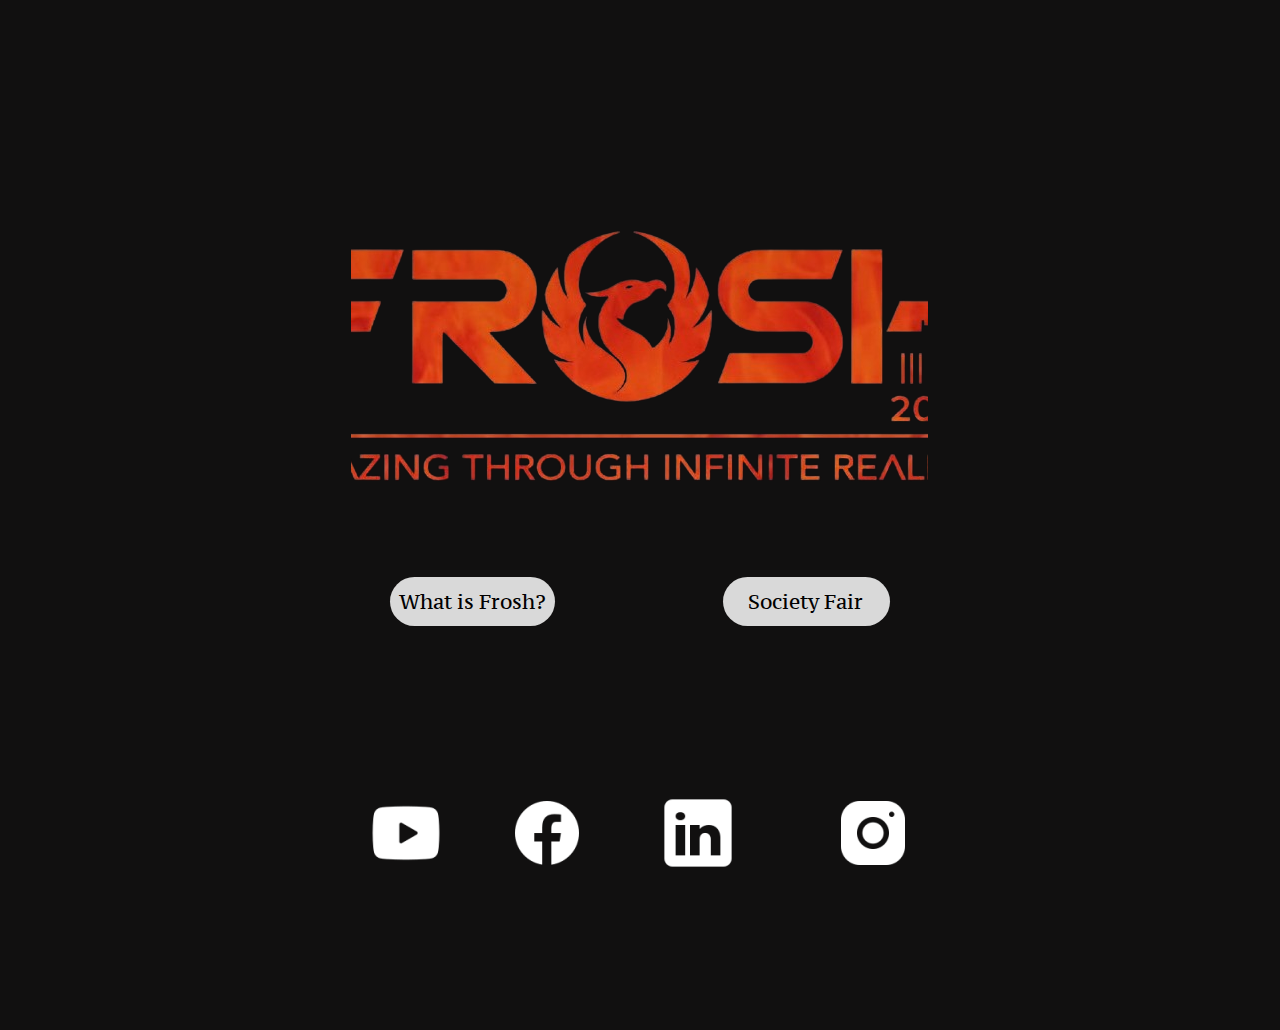
<file: index.html>
<!DOCTYPE html>
<html>
  <head>
    <meta charset="utf-8" />
    <meta name="viewport" content="initial-scale=1, width=device-width" />

    <link rel="stylesheet" href="global1.css" />
    <link rel="stylesheet" href="style1.css" />
    <link
      rel="stylesheet"
      href="https://fonts.googleapis.com/css2?family=PT Serif Caption:wght@400&display=swap"
    />
  </head>
  <body>
    <div class="desktop-1">
      <div class="image-removebg-preview-1-parent">
        <img
          class="image-removebg-preview-1-icon"
          loading="lazy"
          alt=""
          src="images/froshlogo.png"
        />

        <div class="frame-wrapper">
          <div class="frame-parent">
            <div class="rectangle-parent">
              <a href="index5.html" target="_blank">
                <div class="frame-child"></div>
                <div class="what-is-frosh">What is Frosh?</div>
              </a>
            </div>
            <button class="rectangle-group">
              <a href="index2.html" target="_blank">
              <div class="frame-item"></div>
              <div class="society-fair">Society Fair</div>
              </a>
            </button>
          </div>
        </div>
      </div>
      <footer class="social-media-bar">
        <div class="youtube-parent">
          <a href="https://www.youtube.com/@FroshTIET" target="_blank">
            <img class="youtube-icon" alt="" src="images/yt.png" />
          </a>

          <div class="video-icons">
            <a href="https://www.facebook.com/froshtiet" target="_blank">
              <img
                class="facebook-icon"
                loading="lazy"
                alt=""
                src="images/fb.png"
              />
            </a>
          </div>
          <div class="video-icons1">
            <a href="https://www.linkedin.com/company/frosh-tiet/" target="_blank">
              <img
                class="linkedin-icon"
                loading="lazy"
                alt=""
                src="images/linkd.png"
              />
            </a>
          </div>
          <a href="https://www.instagram.com/froshtiet/" target="_blank">
            <img
              class="instagram-icon"
              loading="lazy"
              alt=""
              src="images/insta.png"
            />
          </a>
        </div>
      </footer>
    </div>
  </body>
</html>
</file>
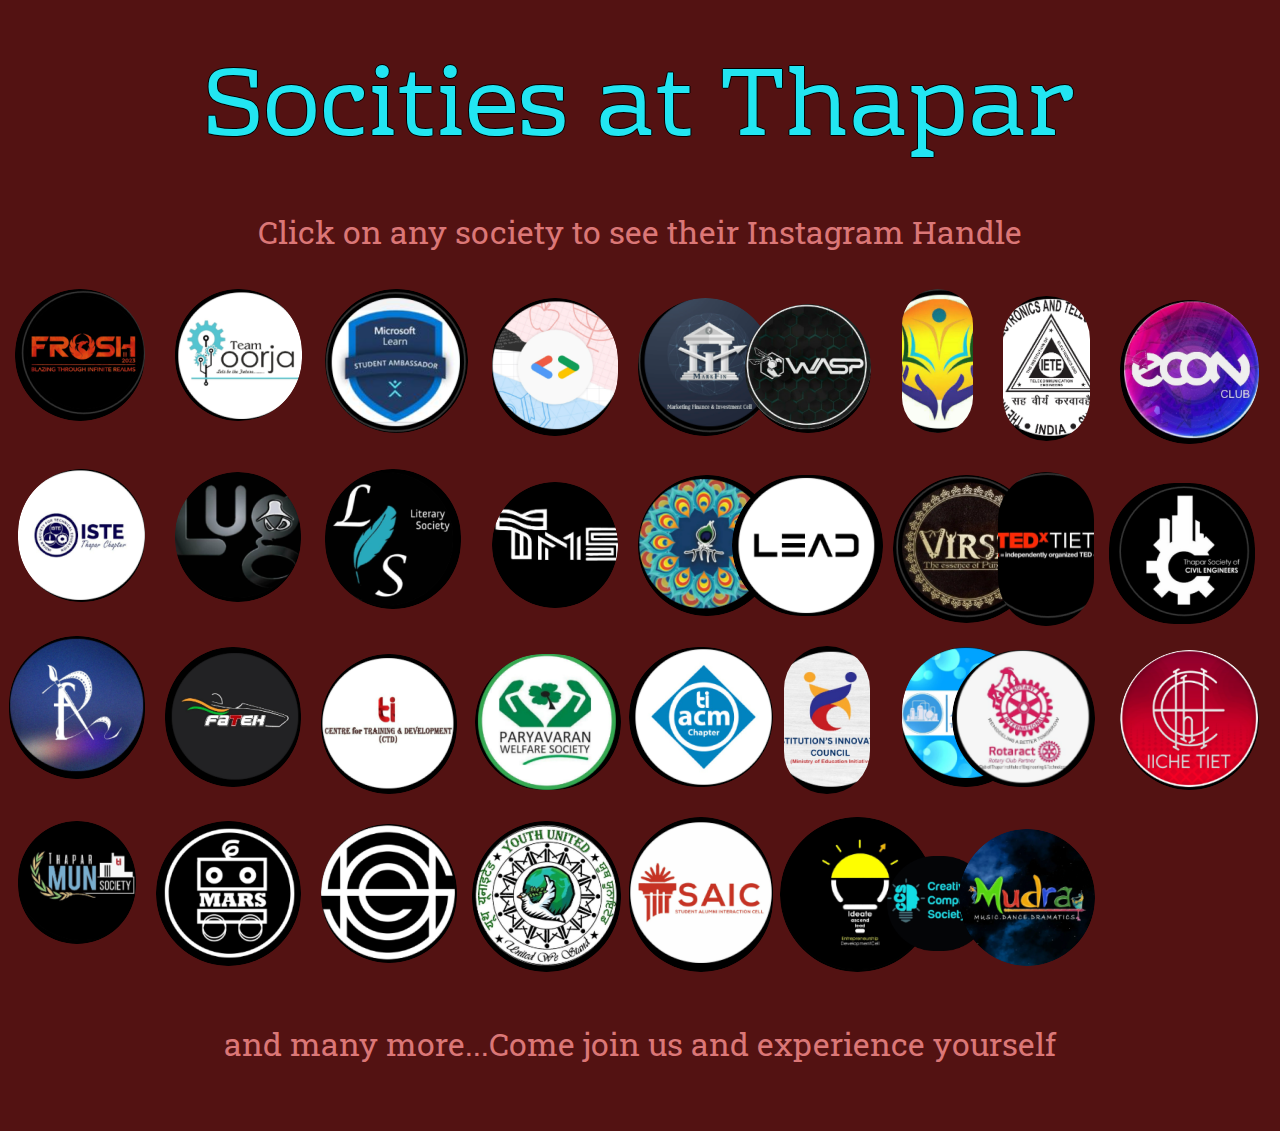
<file: index3.html>
<!DOCTYPE html>
<html>
  <head>
    <meta charset="utf-8" />
    <meta name="viewport" content="initial-scale=1, width=device-width" />

    <link rel="stylesheet" href="global3.css" />
    <link rel="stylesheet" href="style3.css" />
    <link
      rel="stylesheet"
      href="https://fonts.googleapis.com/css2?family=PT Serif Caption:wght@400&display=swap"
    />
    <link
      rel="stylesheet"
      href="https://fonts.googleapis.com/css2?family=Rhodium Libre:wght@400&display=swap"
    />
    <link
      rel="stylesheet"
      href="https://fonts.googleapis.com/css2?family=Roboto:ital,wght@1,500&display=swap"
    />
    <link
      rel="stylesheet"
      href="https://fonts.googleapis.com/css2?family=Roboto Slab:wght@400&display=swap"
    />
  </head>
  <body>
    <div class="desktop-3">
      <div class="header">
        <h1 class="society-fair2">Socities at Thapar</h1>        
      </div>
      <main class="body">
        <div class="footer">
          <div class="and-many-morecome">
            Click on any society to see their Instagram Handle
          </div>
        </div>
        <section class="gallery1">
          <div class="row-one">
            <div class="column-one">
              <div class="image-one">
                <a href = "https://www.instagram.com/froshtiet/" target="_blank">

                  <img
                  class="image-49-icon"
                  loading="lazy"
                  alt=""
                  src="images/frosh.png"
                  />
                </a>
              </div>
              <div class="column-two">
                <a href = "https://www.instagram.com/iste_tiet/" target="_blank">
                  <img
                  class="image-28-icon"
                  loading="lazy"
                  alt=""
                  src="images/iste.png"
                  />
                </a>
                <a href = "https://www.instagram.com/faps_tiet/" target="_blank">
                  <img
                  class="image-36-icon"
                  alt=""
                  src="images/faps.png"
                  />
                </a>
              </div>
              <div class="column-three">
                <a href = "https://www.instagram.com/thaparmunsociety/" target="_blank">
                  <img
                  class="image-43-icon"
                  alt=""
                  src="images/mun.png"
                  />
                </a>
              </div>
            </div>
            <div class="row-two">
              <a href = "https://www.instagram.com/team_oorja/" target="_blank">
                <img
                class="image-27-icon"
                loading="lazy"
                alt=""
                src="images/oorja.png"
                />
              </a>  
              <div class="column-four">
                <div class="row-three">
                  <a href = "https://www.instagram.com/lugtiet/" target="_blank">
                    <img
                    class="image-19-icon"
                    loading="lazy"
                    alt=""
                    src="images/lug.png"
                    />
                  </a>  
                  <div class="column-five">
                    <a href = "https://www.instagram.com/fateh_fsae/" target="_blank">
                      <img
                      class="image-42-icon"
                      alt=""
                      src="images/fateh.png"
                      />
                    </a>  
                    <a href = "https://www.instagram.com/mars_tiet/" target="_blank">
                      <img
                      class="image-39-icon"
                      loading="lazy"
                      alt=""
                      src="images/mars.png"
                      />
                    </a>
                  </div>
                </div>
              </div>
            </div>
          </div>
          <div class="content-row-parent">
            <div class="content-row">
              <div class="column-six">
                <div class="row-four">
                  <a href = "https://www.instagram.com/mlsc_tiet/" target="_blank">
                    <img
                    class="image-12-icon"
                    loading="lazy"
                    alt=""
                    src="images/mlsc.png"
                    />
                  </a>
                  <a href = "https://www.instagram.com/litsoc.thapar/" target="_blank">
                    <img
                    class="image-20-icon"
                    loading="lazy"
                    alt=""
                    src="images/litsoc.png"
                    />
                  </a>
                </div>
              </div>
              <div class="visual">
                <a href = "https://www.instagram.com/ticc.official/" target="_blank">
                  <img
                  class="image-24-icon"
                  alt=""
                  src="images/ticc.png"
                  />
                </a>
                <a href = "https://www.instagram.com/oriontiet/" target="_blank">
                  <img
                  class="image-40-icon"
                  alt=""
                  src="images/orion.png"
                  />
                </a>
              </div>
            </div>
            <div class="highlight-row">
              <div class="block-one">
                <div class="mini-visual">
                  <a href = "https://www.instagram.com/dsc.tiet/" target="_blank">
                    <img
                    class="image-13-icon"
                    loading="lazy"
                    alt=""
                    src="images/gdsc.png"
                    />
                  </a>
                </div>
                <div class="mini-visual1">
                  <a href = "https://www.instagram.com/tms_tiet/" target="_blank">
                    <img
                    class="image-21-icon"
                    loading="lazy"
                    alt=""
                    src="images/tms.png"
                    />
                  </a>
                </div>
                <div class="block-two">
                  <a href = "https://www.instagram.com/paryavaranws/" target="_blank">
                    <img
                    class="image-47-icon"
                    loading="lazy"
                    alt=""
                    src="images/paryavaran.png"
                    />
                  </a>
                  <a href = "https://www.instagram.com/yu.tiet/" target="_blank">
                    <img
                    class="image-48-icon"
                    loading="lazy"
                    alt=""
                    src="images/youth.png"
                    />
                  </a>
                </div>
              </div>
            </div>
            <div class="story-row">
              <div class="narrative">
                <div class="column-seven">
                  <a href = "https://www.instagram.com/markfin.tiet/" target="_blank">
                    <img
                    class="image-14-icon"
                    loading="lazy"
                    alt=""
                    src="images/markfin.png"
                    />
                  </a>
                </div>
                <div class="block-three">
                  <div class="block-four">
                    <a href = "https://www.instagram.com/thaparnautankiteam/" target="_blank">
                      <img
                      class="image-22-icon"
                      loading="lazy"
                      alt=""
                      src="images/tnt.png"
                      />
                    </a>
                  </div>
                  <a href = "https://www.instagram.com/acmthapar/" target="_blank">
                    <img
                    class="image-37-icon"
                    loading="lazy"
                    alt=""
                    src="images/acm.png"
                    />
                  </a>
                  <a href = "https://www.instagram.com/saic_tiet/" target="_blank">
                    <img
                    class="image-46-icon"
                    loading="lazy"
                    alt=""
                    src="images/saic.png"
                    />
                  </a>
                </div>
              </div>
            </div>
            <div class="join-row">
              <div class="join-us">
                <div class="column-eight">
                  <a href = "https://www.instagram.com/owasp_tiet/" target="_blank">
                    <img
                    class="image-11-icon"
                    loading="lazy"
                    alt=""
                    src="images/owasp.png"
                    />
                  </a>
                </div>
                <div class="details">
                  <a href = "https://www.instagram.com/lead_tiet/" target="_blank">
                    <img
                    class="image-23-icon"
                    loading="lazy"
                    alt=""
                    src="images/lead.png"
                    />
                  </a>

                  <div class="column-nine">
                    <div class="row-five">
                      <a href = "https://www.instagram.com/iic.tiet_/" target="_blank">
                        <img
                        class="image-35-icon"
                        loading="lazy"
                        alt=""
                        src="images/innovation.png"
                        />
                      </a>
                    </div>
                    <a href = "https://www.instagram.com/edc_tiet/" target="_blank">
                      <img
                      class="image-34-icon"
                      loading="lazy"
                      alt=""
                      src="images/edc.png"
                      />
                    </a>
                  </div>
                </div>
              </div>
            </div>
            <div class="explore-row">
              <div class="explore">
                <a href = "https://www.instagram.com/pratigyaabhiyan/" target="_blank">
                  <img
                  class="image-16-icon"
                  loading="lazy"
                  alt=""
                  src="images/pratigya.png"
                  />
                </a>
              </div>
              <div class="more">
                <div class="column-ten">
                  <a href = "https://www.instagram.com/virsa.thapar/" target="_blank">
                    <img
                    class="image-45-icon"
                    loading="lazy"
                    alt=""
                    src="images/virsa.png"
                    />
                  </a>
                  <div class="row-six">
                    <a href = "https://www.instagram.com/aichetiet/" target="_blank">
                      <img
                      class="image-44-icon"
                      alt=""
                      src="images/aiche.png"
                      />
                    </a>
                  </div>
                </div>
              </div>
              <a href = "https://www.instagram.com/ccs_tiet/" target="_blank">
                <img
                class="image-32-icon"
                loading="lazy"
                alt=""
                src="images/ccs.png"
                />
              </a>
            </div>
            <div class="join-row-two">
              <div class="join-community">
                <div class="column-eleven">
                  <a href = "https://www.instagram.com/iete_thapar/" target="_blank">
                    <img
                    class="image-18-icon"
                    loading="lazy"
                    alt=""
                    src="images/iete.png"
                    />
                  </a>
                </div>
                <div class="block-five">
                  <div class="row-seven">
                    <a href = "https://www.instagram.com/tedxtiet/" target="_blank">
                      <img
                      class="image-25-icon"
                      loading="lazy"
                      alt=""
                      src="images/tedx.png"
                      />
                    </a>
                  </div>
                  <a href = "https://www.instagram.com/rotaractclubtiet/" target="_blank">
                    <img
                    class="image-50-icon"
                    loading="lazy"
                    alt=""
                    src="images/rotract.png"
                    />
                  </a>
                </div>
                <a href = "https://www.instagram.com/mudrasociety/" target="_blank">
                  <img
                  class="image-31-icon"
                  alt=""
                  src="images/mudra.png"
                  />
                </a>
              </div>
            </div>
            <div class="extras-row">
              <div class="block-six">
                <a href = "https://www.instagram.com/econ_tiet/" target="_blank">
                  <img
                  class="image-17-icon"
                  loading="lazy"
                  alt=""
                  src="images/econ.png"
                  />
                </a>

                <div class="column-twelve">
                  <div class="row-eight">
                    <a href = "https://www.instagram.com/tsce_tiet/" target="_blank">
                      <img
                      class="image-26-icon"
                      loading="lazy"
                      alt=""
                      src="images/civil.png"
                      />
                    </a>
                  </div>
                  <a href = "https://www.instagram.com/iiche.tiet/" target="_blank">
                    <img
                    class="image-30-icon"
                    alt=""
                    src="images/iiche.png"
                    />
                  </a>
                </div>
              </div>
            </div>
          </div>
        </section>
        <div class="footer">
          <div class="and-many-morecome">
            and many more...Come join us and experience yourself
          </div>
        </div>
      </main>
    </div>
  </body>
</html>
</file>
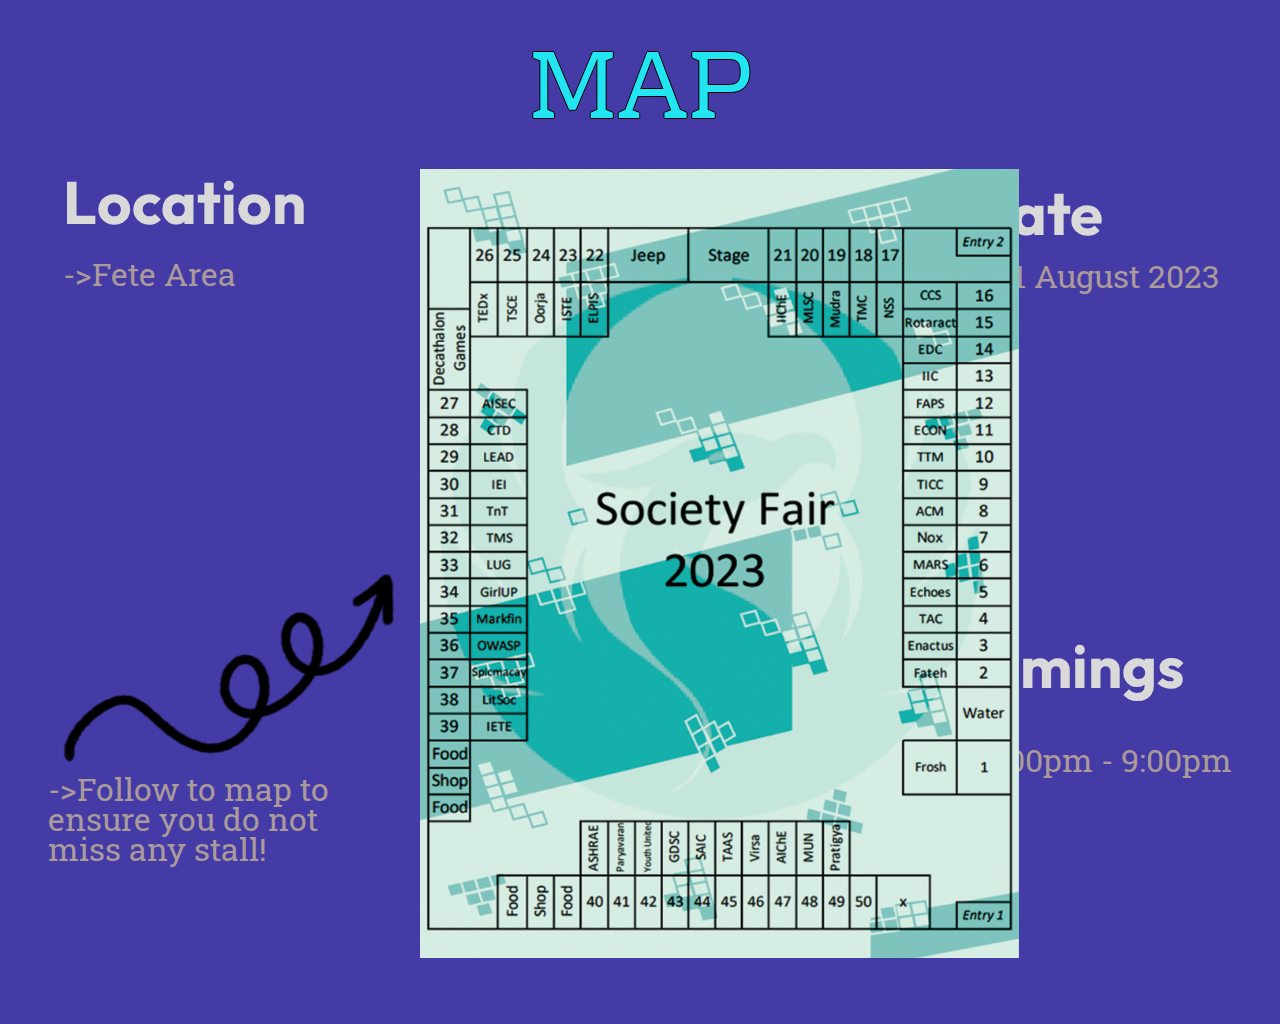
<file: index4.html>
<!DOCTYPE html>
<html>
  <head>
    <meta charset="utf-8" />
    <meta name="viewport" content="initial-scale=1, width=device-width" />

    <link rel="stylesheet" href="global4.css" />
    <link rel="stylesheet" href="style4.css" />
    <link
      rel="stylesheet"
      href="https://fonts.googleapis.com/css2?family=PT Serif Caption:wght@400&display=swap"
    />
    <link
      rel="stylesheet"
      href="https://fonts.googleapis.com/css2?family=Rhodium Libre:wght@400&display=swap"
    />
    <link
      rel="stylesheet"
      href="https://fonts.googleapis.com/css2?family=Roboto:ital,wght@1,500&display=swap"
    />
    <link
      rel="stylesheet"
      href="https://fonts.googleapis.com/css2?family=Roboto Slab:wght@400&display=swap"
    />
    <link
      rel="stylesheet"
      href="https://fonts.googleapis.com/css2?family=Outfit:wght@700&display=swap"
    />
  </head>
  <body>
    <div class="desktop-4">
      <div class="main-content">
        <h1 class="map1">MAP</h1>
      </div>
      <section class="event-details1">
        <div class="event-information">
          <div class="event-schedule">
            <div class="location-details">
              <h2 class="location">Location</h2>
              <div class="fete-area">-&gt;Fete Area</div>
            </div>
            <div class="event-dates">
              <div class="specific-dates">
                <div class="event-date-display-wrapper">
                  <div class="event-date-display">
                    <h2 class="date">Date</h2>
                    <div class="august-2023">-&gt;21 August 2023</div>
                  </div>
                </div>
                <div class="event-time">
                  <div class="timings-wrapper">
                    <h2 class="timings">Timings</h2>
                  </div>
                  <div class="pm-900pm">-&gt;5:00pm - 9:00pm</div>
                </div>
              </div>
            </div>
          </div>
        </div>
        <div class="follow-to-map">
          -&gt;Follow to map to ensure you do not miss any stall!
        </div>
      </section>
      <section class="gallery2">
        <img
          class="image-10-icon"
          loading="lazy"
          alt=""
          src="images/map.png"
        />

        <img class="image-62-icon" alt="" src="images/arrow.png" />
      </section>
    </div>
  </body>
</html>
</file>
<file: global1.css>
body {
    margin: 0;
    line-height: normal;
  }
  
  :root {
    /* fonts */
    --font-pt-serif-caption: "PT Serif Caption";
  
    /* font sizes */
    --font-size-xl: 20px;
  
    /* Colors */
    --color-gainsboro: #d9d9d9;
    --color-black: #000;
  
    /* Gaps */
    --gap-xl: 20px;
  
    /* Paddings */
    --padding-xl: 20px;
    --padding-3xs: 10px;
    --padding-2xs: 11px;
  
    /* Border radiuses */
    --br-11xl: 30px;
  }
</file>
<file: style1.css>
a {
  text-decoration: none;
  color: black;
}
.image-removebg-preview-1-icon {
  align-self: stretch;
  height: 321px;
  position: relative;
  max-width: 100%;
  overflow: hidden;
  flex-shrink: 0;
  object-fit: cover;
}
.frame-child {
  height: 49px;
  width: 167px;
  position: relative;
  border-radius: var(--br-11xl);
  background-color: var(--color-gainsboro);
  display: none;
}
.what-is-frosh {
  position: relative;
  line-height: 28px;
  z-index: 1;
}
.frame-item,
.rectangle-parent {
  border-radius: var(--br-11xl);
  background-color: var(--color-gainsboro);
}
.rectangle-parent {
  display: flex;
  flex-direction: row;
  align-items: flex-start;
  justify-content: flex-start;
  padding: var(--padding-2xs) 9px var(--padding-3xs);
  white-space: nowrap;
}
.frame-item {
  height: 49px;
  width: 167px;
  position: relative;
  display: none;
}
.society-fair {
  position: relative;
  font-size: var(--font-size-xl);
  line-height: 28px;
  font-family: var(--font-pt-serif-caption);
  color: var(--color-black);
  text-align: left;
  display: inline-block;
  min-width: 118px;
  z-index: 1;
}
.frame-parent,
.frame-wrapper,
.rectangle-group {
  display: flex;
  flex-direction: row;
  align-items: flex-start;
}
.rectangle-group {
  cursor: pointer;
  border: 0;
  padding: var(--padding-2xs) 24px var(--padding-3xs) 25px;
  background-color: var(--color-gainsboro);
  border-radius: var(--br-11xl);
  justify-content: flex-start;
  white-space: nowrap;
}
.rectangle-group:hover {
  background-color: #bfbfbf;
}
.frame-parent,
.frame-wrapper {
  max-width: 100%;
}
.frame-parent {
  width: 500px;
  justify-content: space-between;
  gap: var(--gap-xl);
}
.frame-wrapper {
  width: 690px;
  justify-content: center;
  padding: 0 var(--padding-xl);
  box-sizing: border-box;
}
.image-removebg-preview-1-parent {
  align-self: stretch;
  display: flex;
  flex-direction: column;
  align-items: flex-end;
  justify-content: flex-start;
  gap: 65px;
  max-width: 100%;
}
.facebook-icon,
.youtube-icon {
  position: relative;
  object-fit: cover;
}
.youtube-icon {
  height: 90px;
  width: 80px;
  min-height: 90px;
}
.facebook-icon {
  align-self: stretch;
  flex: 1;
  max-width: 100%;
  overflow: hidden;
  max-height: 100%;
}
.video-icons {
  height: 90px;
  width: 90px;
  display: flex;
  flex-direction: column;
  align-items: flex-start;
  justify-content: flex-start;
  padding: 0 var(--padding-3xs) 0 0;
  box-sizing: border-box;
}
.linkedin-icon {
  align-self: stretch;
  flex: 1;
  position: relative;
  max-width: 100%;
  overflow: hidden;
  max-height: 100%;
  object-fit: cover;
}
.video-icons1 {
  height: 90px;
  width: 114px;
  display: flex;
  flex-direction: column;
  align-items: flex-start;
  justify-content: flex-start;
  padding: 0 34px 0 0;
  box-sizing: border-box;
}
.instagram-icon {
  height: 90px;
  width: 80px;
  position: relative;
  object-fit: cover;
  min-height: 90px;
}
.youtube-parent {
  flex: 1;
  display: flex;
  flex-direction: row;
  align-items: flex-start;
  justify-content: space-between;
  max-width: 100%;
  gap: var(--gap-xl);
}
.desktop-1,
.social-media-bar {
  display: flex;
  box-sizing: border-box;
}
.social-media-bar {
  width: 718px;
  flex-direction: row;
  align-items: flex-start;
  justify-content: flex-end;
  padding: 0 15px;
  max-width: 100%;
}
.desktop-1 {
  width: 100%;
  position: relative;
  background-color: #111010;
  overflow: hidden;
  flex-direction: column;
  align-items: flex-end;
  justify-content: flex-start;
  padding: 191px 352px 146px 351px;
  gap: 162px;
  line-height: normal;
  letter-spacing: normal;
  text-align: left;
  font-size: var(--font-size-xl);
  color: var(--color-black);
  font-family: var(--font-pt-serif-caption);
}
@media screen and (max-width: 800px) {
  .image-removebg-preview-1-parent {
    gap: 32px;
  }
  .youtube-parent {
    flex-wrap: wrap;
    justify-content: center;
  }
  .desktop-1 {
    gap: 81px;
    padding-left: 175px;
    padding-right: 176px;
    box-sizing: border-box;
  }
}
@media screen and (max-width: 450px) {
  .frame-parent {
    flex-wrap: wrap;
  }
  .image-removebg-preview-1-parent {
    gap: 16px;
  }
  .desktop-1 {
    gap: 40px;
    padding-left: var(--padding-xl);
    padding-right: var(--padding-xl);
    box-sizing: border-box;
  }
}
</file>
<file: global3.css>
body {
    margin: 0;
    line-height: normal;
  }
  
  :root {
    /* fonts */
    --font-pt-serif-caption: "PT Serif Caption";
    --font-roboto-slab: "Roboto Slab";
    --font-roboto: Roboto;
    --font-rhodium-libre: "Rhodium Libre";
  
    /* font sizes */
    --font-size-xl: 20px;
    --font-size-10xl: 29px;
    --font-size-5xl: 24px;
    --font-size-lgi: 19px;
    --font-size-77xl: 96px;
    --font-size-29xl: 48px;
  
    /* Colors */
    --color-gainsboro: #d9d9d9;
    --color-silver: #bfbfbf;
    --color-black: #000;
    --color-lightblue: #b2d6dd;
    --color-darkturquoise: #22e5f1;
  
    /* Gaps */
    --gap-xl: 20px;
    --gap-base: 16px;
    --gap-13xl: 32px;
    --gap-24xl: 43px;
    --gap-2xl: 21px;
    --gap-8xl: 27px;
    --gap-11xl: 30px;
    --gap-3xl: 22px;
    --gap-mini: 15px;
    --gap-14xl: 33px;
    --gap-17xl: 36px;
    --gap-6xl: 25px;
  
    /* Paddings */
    --padding-xl: 20px;
    --padding-mini: 15px;
    --padding-3xs: 10px;
    --padding-2xs: 11px;
    --padding-4xs: 9px;
    --padding-12xl: 31px;
    --padding-16xl: 35px;
    --padding-smi: 13px;
    --padding-mid: 17px;
    --padding-6xs: 7px;
    --padding-xs: 12px;
    --padding-9xs: 4px;
    --padding-12xs: 1px;
    --padding-7xs: 6px;
    --padding-10xs: 3px;
  
    /* Border radiuses */
    --br-11xl: 30px;
    --br-31xl: 50px;
    --br-221xl: 240px;
    --br-251xl: 270px;
    --br-201xl: 220px;
    --br-191xl: 210px;
    --br-181xl: 200px;
    --br-211xl: 230px;
    --br-271xl: 290px;
    --br-281xl: 300px;
  }
</file>
<file: style3.css>
a {
  text-decoration: none;
  color: black;
}
.society-fair2 {
    margin: 0;
    position: relative;
    font-size: inherit;
    line-height: 28px;
    font-weight: 400;
    font-family: inherit;
    text-shadow: 1px 0 0#000, 0 1px 0#000, -1px 0 0#000, 0-1px 0#000;
  }
  .header {
    align-self: stretch;
    display: flex;
    flex-direction: row;
    align-items: flex-start;
    justify-content: center;
    padding: 0 21px 0 var(--padding-xl);
  }
  .image-49-icon {
    height: 132px;
    width: 130px;
    position: relative;
    border-radius: 250px;
    object-fit: contain;
  }
  .image-one {
    display: flex;
    flex-direction: row;
    align-items: flex-start;
    justify-content: flex-start;
    padding: 0 0 var(--padding-7xs) var(--padding-7xs);
  }
  .image-28-icon {
    width: 127px;
    height: 133px;
    position: relative;
    border-radius: var(--br-221xl);
    object-fit: contain;
  }
  .image-36-icon {
    align-self: stretch;
    flex: 1;
    position: relative;
    border-radius: var(--br-191xl);
    max-width: 100%;
    overflow: hidden;
    max-height: 100%;
    object-fit: cover;
  }
  .column-two {
    align-self: stretch;
    flex: 1;
    display: flex;
    flex-direction: column;
    align-items: flex-end;
    justify-content: flex-start;
    gap: var(--gap-6xl);
  }
  .image-43-icon {
    height: 123px;
    width: 118px;
    position: relative;
    border-radius: 190px;
    object-fit: cover;
  }
  .column-three {
    display: flex;
    flex-direction: row;
    align-items: flex-start;
    justify-content: flex-end;
    padding: 0 var(--padding-4xs);
  }
  .column-one {
    height: 628px;
    width: 136px;
    display: flex;
    flex-direction: column;
    align-items: flex-end;
    justify-content: flex-start;
    gap: var(--gap-14xl);
  }
  .image-27-icon {
    width: 127px;
    height: 132px;
    position: relative;
    border-radius: var(--br-251xl);
    object-fit: contain;
  }
  .image-19-icon,
  .image-39-icon,
  .image-42-icon {
    width: 126px;
    height: 130px;
    position: relative;
    border-radius: var(--br-181xl);
    object-fit: contain;
  }
  .image-39-icon,
  .image-42-icon {
    width: 136px;
    height: 140px;
    border-radius: var(--br-221xl);
  }
  .image-39-icon {
    width: 145px;
    height: 145px;
    object-fit: cover;
  }
  .column-five,
  .row-three {
    display: flex;
    flex-direction: column;
    align-items: flex-end;
    justify-content: flex-start;
  }
  .column-five {
    align-self: stretch;
    gap: var(--gap-6xl);
  }
  .row-three {
    flex: 1;
    gap: var(--gap-17xl);
  }
  .column-four {
    align-self: stretch;
    display: flex;
    flex-direction: row;
    align-items: flex-start;
    justify-content: flex-end;
    padding: 0 var(--padding-12xs) 0 0;
  }
  .row-one,
  .row-two {
    display: flex;
    justify-content: flex-start;
  }
  .row-two {
    flex: 1;
    flex-direction: column;
    align-items: flex-end;
    gap: 42px;
  }
  .row-one {
    width: 293px;
    flex-direction: row;
    align-items: flex-start;
    gap: 11px;
  }
  .image-12-icon,
  .image-20-icon {
    width: 143px;
    height: 144px;
    position: relative;
    border-radius: var(--br-281xl);
    object-fit: cover;
  }
  .image-20-icon {
    width: 136px;
    height: 140px;
    border-radius: var(--br-251xl);
    object-fit: contain;
  }
  .column-six,
  .row-four {
    display: flex;
    align-items: flex-start;
    justify-content: flex-start;
  }
  .row-four {
    flex-direction: column;
    gap: var(--gap-8xl);
  }
  .column-six {
    flex-direction: row;
    padding: 0 0 0 var(--padding-9xs);
  }
  .image-24-icon,
  .image-40-icon {
    width: 136px;
    height: 140px;
    position: relative;
    border-radius: var(--br-211xl);
    object-fit: cover;
  }
  .image-40-icon {
    height: 139px;
    border-radius: var(--br-201xl);
  }
  .content-row,
  .visual {
    display: flex;
    flex-direction: column;
    align-items: flex-start;
    justify-content: flex-start;
    gap: var(--gap-2xl);
  }
  .content-row {
    gap: var(--gap-17xl);
  }
  .image-13-icon {
    height: 138px;
    flex: 1;
    position: relative;
    border-radius: var(--br-221xl);
    max-width: 100%;
    overflow: hidden;
    object-fit: cover;
  }
  .mini-visual {
    width: 132px;
    display: flex;
    flex-direction: row;
    align-items: flex-start;
    justify-content: flex-end;
    padding: 0 var(--padding-10xs);
    box-sizing: border-box;
  }
  .image-21-icon {
    height: 126px;
    width: 126px;
    position: relative;
    border-radius: var(--br-181xl);
    object-fit: cover;
  }
  .mini-visual1 {
    display: flex;
    flex-direction: row;
    align-items: flex-start;
    justify-content: flex-end;
    padding: 0 var(--padding-10xs);
  }
  .image-47-icon,
  .image-48-icon {
    width: 146px;
    height: 136px;
    position: relative;
    border-radius: 180px;
    object-fit: contain;
  }
  .image-48-icon {
    width: 149px;
    height: 151px;
    border-radius: 280px;
    object-fit: cover;
  }
  .block-two {
    align-items: flex-end;
    gap: var(--gap-3xl);
  }
  .block-one,
  .block-two,
  .highlight-row {
    display: flex;
    flex-direction: column;
    justify-content: flex-start;
  }
  .block-one {
    align-items: flex-end;
    gap: 37px;
  }
  .highlight-row {
    align-items: flex-start;
    padding: var(--padding-4xs) var(--padding-9xs) 0 0;
  }
  .image-14-icon {
    height: 138px;
    width: 135px;
    position: relative;
    border-radius: var(--br-281xl);
    object-fit: cover;
  }
  .column-seven {
    display: flex;
    flex-direction: row;
    align-items: flex-start;
    justify-content: flex-end;
    padding: 0 var(--padding-10xs) 0 var(--padding-4xs);
  }
  .image-22-icon {
    height: 141px;
    width: 138px;
    position: relative;
    border-radius: var(--br-201xl);
    object-fit: cover;
  }
  .block-four {
    align-self: stretch;
    display: flex;
    flex-direction: row;
    align-items: flex-start;
    justify-content: flex-start;
    padding: 0 0 0 var(--padding-4xs);
  }
  .image-37-icon,
  .image-46-icon {
    width: 144px;
    position: relative;
    object-fit: contain;
  }
  .image-37-icon {
    height: 140px;
    border-radius: 310px;
  }
  .image-46-icon {
    flex: 1;
    border-radius: var(--br-251xl);
    max-height: 100%;
  }
  .block-three {
    align-self: stretch;
    flex: 1;
    align-items: flex-start;
    gap: 21.5px;
  }
  .block-three,
  .narrative,
  .story-row {
    display: flex;
    flex-direction: column;
    justify-content: flex-start;
  }
  .narrative {
    align-self: stretch;
    flex: 1;
    align-items: flex-end;
    gap: var(--gap-11xl);
  }
  .story-row {
    height: 656px;
    width: 147px;
    align-items: flex-start;
    padding: var(--padding-4xs) 0 0;
    box-sizing: border-box;
  }
  .image-11-icon {
    height: 129px;
    width: 126px;
    position: relative;
    border-radius: 160px;
    object-fit: cover;
  }
  .column-eight {
    align-self: stretch;
    display: flex;
    flex-direction: row;
    align-items: flex-start;
    justify-content: flex-end;
    padding: 0 var(--padding-xs) 0 var(--padding-mid);
  }
  .image-23-icon {
    width: 151px;
    height: 141px;
    position: relative;
    border-radius: var(--br-211xl);
    object-fit: contain;
  }
  .image-35-icon {
    height: 148px;
    flex: 1;
    position: relative;
    border-radius: 410px;
    max-width: 100%;
    overflow: hidden;
    object-fit: cover;
  }
  .row-five {
    align-self: stretch;
    display: flex;
    flex-direction: row;
    align-items: flex-start;
    justify-content: flex-start;
    padding: 0 var(--padding-smi) 0 var(--padding-9xs);
  }
  .image-34-icon {
    width: 155px;
    height: 155px;
    position: relative;
    border-radius: var(--br-271xl);
    object-fit: cover;
  }
  .column-nine {
    align-self: stretch;
    display: flex;
    flex-direction: column;
    align-items: flex-start;
    justify-content: flex-start;
    gap: 14px;
  }
  .details {
    align-self: stretch;
    align-items: flex-end;
    gap: var(--gap-2xl);
  }
  .details,
  .join-row,
  .join-us {
    display: flex;
    flex-direction: column;
    justify-content: flex-start;
  }
  .join-us {
    align-self: stretch;
    align-items: flex-end;
    gap: var(--gap-14xl);
  }
  .join-row {
    flex: 1;
    align-items: flex-start;
    padding: var(--padding-mini) 0 0;
    box-sizing: border-box;
    min-width: 101px;
  }
  .image-16-icon {
    height: 144px;
    flex: 1;
    position: relative;
    border-radius: var(--br-281xl);
    max-width: 100%;
    overflow: hidden;
    object-fit: cover;
  }
  .explore {
    align-self: stretch;
    display: flex;
    flex-direction: row;
    align-items: flex-start;
    justify-content: flex-start;
    padding: 0 var(--padding-mid) 0 var(--padding-mini);
  }
  .image-44-icon,
  .image-45-icon {
    position: relative;
    object-fit: cover;
  }
  .image-45-icon {
    width: 147px;
    height: 148px;
    border-radius: var(--br-271xl);
  }
  .image-44-icon {
    height: 140px;
    flex: 1;
    border-radius: var(--br-211xl);
    max-width: 100%;
    overflow: hidden;
  }
  .row-six {
    align-self: stretch;
    flex-direction: row;
    padding: 0 var(--padding-3xs) 0 var(--padding-4xs);
  }
  .column-ten,
  .more,
  .row-six {
    display: flex;
    align-items: flex-start;
    justify-content: flex-start;
  }
  .column-ten {
    flex: 1;
    flex-direction: column;
    gap: var(--gap-mini);
  }
  .more {
    align-self: stretch;
    flex-direction: row;
    padding: 0 var(--padding-6xs) 0 var(--padding-7xs);
  }
  .image-32-icon {
    align-self: stretch;
    height: 149px;
    position: relative;
    border-radius: var(--br-211xl);
    max-width: 100%;
    overflow: hidden;
    flex-shrink: 0;
    object-fit: contain;
  }
  .explore-row {
    flex: 0.9756;
    display: flex;
    flex-direction: column;
    align-items: flex-start;
    justify-content: flex-start;
    padding: 0 var(--padding-9xs) 0 0;
    box-sizing: border-box;
    gap: var(--gap-14xl);
    min-width: 107px;
  }
  .image-18-icon {
    height: 145px;
    flex: 1;
    position: relative;
    border-radius: var(--br-181xl);
    max-width: 100%;
    overflow: hidden;
    object-fit: cover;
  }
  .column-eleven {
    align-self: stretch;
    display: flex;
    flex-direction: row;
    align-items: flex-start;
    justify-content: flex-end;
    padding: 0 5px;
  }
  .image-25-icon {
    height: 154px;
    flex: 1;
    position: relative;
    border-radius: 260px;
    max-width: 100%;
    overflow: hidden;
    object-fit: cover;
  }
  .row-seven {
    align-self: stretch;
    display: flex;
    flex-direction: row;
    align-items: flex-start;
    justify-content: flex-end;
    padding: 0 var(--padding-12xs) 0 0;
  }
  .image-50-icon {
    width: 143px;
    height: 137px;
    position: relative;
    border-radius: var(--br-191xl);
    object-fit: contain;
  }
  .block-five {
    align-self: stretch;
    display: flex;
    flex-direction: column;
    align-items: flex-end;
    justify-content: flex-start;
    padding: 0 0 var(--padding-2xs);
    gap: var(--gap-mini);
  }
  .image-31-icon {
    width: 136px;
    height: 137px;
    position: relative;
    border-radius: var(--br-201xl);
    object-fit: contain;
  }
  .join-community,
  .join-row-two {
    display: flex;
    flex-direction: column;
    justify-content: flex-start;
  }
  .join-community {
    align-self: stretch;
    align-items: flex-end;
    gap: var(--gap-3xl);
  }
  .join-row-two {
    flex: 0.9367;
    align-items: flex-start;
    padding: var(--padding-6xs) var(--padding-3xs) 0 0;
    box-sizing: border-box;
    min-width: 103px;
  }
  .image-17-icon {
    width: 139px;
    height: 144px;
    position: relative;
    border-radius: var(--br-251xl);
    object-fit: contain;
  }
  .image-26-icon {
    height: 141px;
    width: 146px;
    position: relative;
    border-radius: 66px;
    object-fit: cover;
  }
  .row-eight {
    align-self: stretch;
    display: flex;
    flex-direction: row;
    align-items: flex-start;
    justify-content: flex-end;
    padding: 0 var(--padding-9xs) 0 0;
  }
  .image-30-icon {
    width: 139px;
    height: 140px;
    position: relative;
    border-radius: 170px;
    object-fit: contain;
  }
  .column-twelve {
    align-self: stretch;
    display: flex;
    flex-direction: column;
    align-items: flex-end;
    justify-content: flex-start;
    gap: 17px;
  }
  .image-33-icon {
    align-self: stretch;
    height: 143px;
    position: relative;
    border-radius: var(--br-221xl);
    max-width: 100%;
    overflow: hidden;
    flex-shrink: 0;
    object-fit: cover;
  }
  .block-six,
  .extras-row {
    display: flex;
    flex-direction: column;
    justify-content: flex-start;
  }
  .block-six {
    align-self: stretch;
    align-items: flex-end;
    gap: var(--gap-11xl);
  }
  .extras-row {
    width: 150px;
    align-items: flex-start;
    padding: var(--padding-2xs) 0 0;
    box-sizing: border-box;
  }
  .content-row-parent,
  .gallery1 {
    display: flex;
    flex-direction: row;
    align-items: flex-start;
  }
  .content-row-parent {
    flex: 1;
    justify-content: center;
    padding: 0 var(--padding-9xs) 0 0;
    box-sizing: border-box;
    gap: 4px;
    max-width: calc(100% - 312px);
  }
  .gallery1 {
    align-self: stretch;
    justify-content: flex-start;
    gap: 19px;
    max-width: 100%;
  }
  .and-many-morecome {
    position: relative;
    line-height: 28px;
  }
  .body,
  .desktop-3,
  .footer {
    display: flex;
    align-items: flex-start;
  }
  .footer {
    align-self: stretch;
    flex-direction: row;
    justify-content: center;
    padding: 0 var(--padding-xl) 0 27px;
  }
  .body,
  .desktop-3 {
    flex-direction: column;
    justify-content: flex-start;
    box-sizing: border-box;
    text-align: left;
  }
  .body {
    align-self: stretch;
    padding: 0 8px 0 0;
    gap: var(--gap-24xl);
    max-width: 100%;
    font-size: 32px;
    color: #db7777;
    font-family: var(--font-roboto-slab);
  }
  .desktop-3 {
    width: 100%;
    position: relative;
    background-color: #531212;
    overflow: hidden;
    padding: 98px var(--padding-4xs) 73px;
    gap: 92px;
    line-height: normal;
    letter-spacing: normal;
    font-size: var(--font-size-77xl);
    color: var(--color-darkturquoise);
    font-family: var(--font-rhodium-libre);
  }
  @media screen and (max-width: 900px) {
    .society-fair2 {
      font-size: var(--font-size-29xl);
      line-height: 16px;
    }
    .content-row-parent {
      flex-wrap: wrap;
    }
    .and-many-morecome {
      font-size: 26px;
      line-height: 22px;
    }
    .body {
      gap: var(--gap-2xl);
    }
    .desktop-3 {
      gap: 46px;
    }
  }
  @media screen and (max-width: 450px) {
    .society-fair2 {
      font-size: var(--font-size-10xl);
      line-height: 11px;
    }
    .row-one {
      display: none;
    }
    .explore-row,
    .join-row-two {
      flex: 1;
    }
    .content-row-parent {
      max-width: 100%;
    }
    .and-many-morecome {
      font-size: var(--font-size-lgi);
      line-height: 16px;
    }
    .desktop-3 {
      gap: 23px;
    }
  }
</file>
<file: global4.css>
body {
    margin: 0;
    line-height: normal;
  }
  
  :root {
    /* fonts */
    --font-pt-serif-caption: "PT Serif Caption";
    --font-roboto-slab: "Roboto Slab";
    --font-roboto: Roboto;
    --font-rhodium-libre: "Rhodium Libre";
    --font-outfit: Outfit;
  
    /* font sizes */
    --font-size-xl: 20px;
    --font-size-17xl: 36px;
    --font-size-10xl: 29px;
    --font-size-5xl: 24px;
    --font-size-lgi: 19px;
    --font-size-77xl: 96px;
    --font-size-29xl: 48px;
    --font-size-13xl: 32px;
    --font-size-7xl: 26px;
    --font-size-41xl: 60px;
  
    /* Colors */
    --color-gainsboro: #d9d9d9;
    --color-silver: #bfbfbf;
    --color-black: #000;
    --color-lightblue: #b2d6dd;
    --color-darkturquoise: #22e5f1;
    --color-darkgray: #aa9a9a;
  
    /* Gaps */
    --gap-xl: 20px;
    --gap-base: 16px;
    --gap-13xl: 32px;
    --gap-24xl: 43px;
    --gap-2xl: 21px;
    --gap-8xl: 27px;
    --gap-4xl: 23px;
    --gap-11xl: 30px;
    --gap-3xl: 22px;
    --gap-mini: 15px;
    --gap-14xl: 33px;
    --gap-17xl: 36px;
    --gap-6xl: 25px;
  
    /* Paddings */
    --padding-xl: 20px;
    --padding-mini: 15px;
    --padding-3xs: 10px;
    --padding-2xs: 11px;
    --padding-5xl: 24px;
    --padding-4xs: 9px;
    --padding-12xl: 31px;
    --padding-16xl: 35px;
    --padding-smi: 13px;
    --padding-mid: 17px;
    --padding-6xs: 7px;
    --padding-xs: 12px;
    --padding-9xs: 4px;
    --padding-12xs: 1px;
    --padding-7xs: 6px;
    --padding-10xs: 3px;
  
    /* Border radiuses */
    --br-11xl: 30px;
    --br-31xl: 50px;
    --br-221xl: 240px;
    --br-251xl: 270px;
    --br-201xl: 220px;
    --br-191xl: 210px;
    --br-181xl: 200px;
    --br-211xl: 230px;
    --br-271xl: 290px;
    --br-281xl: 300px;
  }
</file>
<file: style4.css>
.map1 {
    margin: 0;
    position: relative;
    font-size: inherit;
    line-height: 28px;
    font-weight: 400;
    font-family: inherit;
    text-shadow: 1px 0 0#000, 0 1px 0#000, -1px 0 0#000, 0-1px 0#000;
  }
  .main-content {
    align-self: stretch;
    display: flex;
    flex-direction: row;
    align-items: flex-start;
    justify-content: center;
    padding: 0 var(--padding-12xs) 0 0;
  }
  .location {
    margin: 0;
    position: relative;
    font-size: inherit;
    line-height: 66px;
    font-weight: 700;
    font-family: inherit;
  }
  .fete-area {
    position: relative;
    font-size: var(--font-size-13xl);
    line-height: 28px;
    font-family: var(--font-roboto-slab);
    color: var(--color-darkgray);
  }
  .location-details {
    display: flex;
    flex-direction: column;
    align-items: flex-start;
    justify-content: flex-start;
    gap: var(--gap-6xl);
  }
  .date {
    margin: 0;
    position: relative;
    font-size: inherit;
    line-height: 66px;
    font-weight: 700;
    font-family: inherit;
  }
  .august-2023 {
    position: relative;
    font-size: var(--font-size-13xl);
    line-height: 28px;
    font-family: var(--font-roboto-slab);
    color: var(--color-darkgray);
  }
  .event-date-display,
  .event-date-display-wrapper {
    display: flex;
    align-items: flex-start;
    justify-content: flex-start;
  }
  .event-date-display {
    flex: 1;
    flex-direction: column;
    gap: var(--gap-base);
  }
  .event-date-display-wrapper {
    align-self: stretch;
    flex-direction: row;
    padding: 0 var(--padding-xs);
  }
  .timings {
    margin: 0;
    position: relative;
    font-size: inherit;
    line-height: 66px;
    font-weight: 700;
    font-family: inherit;
  }
  .timings-wrapper {
    display: flex;
    flex-direction: row;
    align-items: flex-start;
    justify-content: flex-start;
    padding: 0 var(--padding-xs);
  }
  .pm-900pm {
    position: relative;
    font-size: var(--font-size-13xl);
    line-height: 28px;
    font-family: var(--font-roboto-slab);
    color: var(--color-darkgray);
  }
  .event-time {
    align-self: stretch;
    gap: 47px;
  }
  .event-dates,
  .event-time,
  .specific-dates {
    display: flex;
    flex-direction: column;
    align-items: flex-start;
    justify-content: flex-start;
  }
  .specific-dates {
    align-self: stretch;
    gap: 343px;
  }
  .event-dates {
    width: 278px;
    padding: var(--padding-2xs) 0 0;
    box-sizing: border-box;
  }
  .event-information,
  .event-schedule {
    display: flex;
    flex-direction: row;
    align-items: flex-start;
    max-width: 100%;
  }
  .event-schedule {
    flex: 1;
    justify-content: space-between;
    gap: var(--gap-xl);
  }
  .event-information {
    align-self: stretch;
    justify-content: flex-start;
    padding: 0 0 0 var(--padding-mini);
    box-sizing: border-box;
  }
  .follow-to-map {
    width: 311px;
    position: relative;
    font-size: var(--font-size-13xl);
    line-height: 30px;
    font-family: var(--font-roboto-slab);
    color: var(--color-darkgray);
    display: inline-block;
  }
  .event-details1 {
    width: 1333px;
    display: flex;
    flex-direction: column;
    align-items: flex-start;
    justify-content: flex-start;
    max-width: 100%;
    text-align: left;
    font-size: var(--font-size-41xl);
    color: var(--color-gainsboro);
    font-family: var(--font-outfit);
  }
  .image-10-icon {
    position: absolute;
    height: 100%;
    top: 0;
    bottom: 0;
    left: 396px;
    max-height: 100%;
    width: 599px;
    object-fit: cover;
  }
  .image-62-icon {
    position: absolute;
    top: 389px;
    left: 0;
    width: 419.4px;
    height: 259px;
    object-fit: contain;
    z-index: 1;
  }
  .gallery2 {
    width: 995px;
    height: 789px;
    position: absolute;
    margin: 0 !important;
    bottom: 66px;
    left: 24px;
  }
  .desktop-4 {
    width: 100%;
    position: relative;
    background-color: #443ba7;
    overflow: hidden;
    display: flex;
    flex-direction: column;
    align-items: flex-start;
    justify-content: flex-start;
    padding: 81px 48px 160px;
    box-sizing: border-box;
    gap: 60px;
    line-height: normal;
    letter-spacing: normal;
    text-align: left;
    font-size: var(--font-size-77xl);
    color: var(--color-darkturquoise);
    font-family: var(--font-rhodium-libre);
  }
  @media screen and (max-width: 750px) {
    .location,
    .map1 {
      font-size: var(--font-size-29xl);
      line-height: 16px;
    }
    .location {
      line-height: 53px;
    }
    .fete-area {
      font-size: var(--font-size-7xl);
      line-height: 22px;
    }
    .date {
      font-size: var(--font-size-29xl);
      line-height: 53px;
    }
    .august-2023 {
      font-size: var(--font-size-7xl);
      line-height: 22px;
    }
    .timings {
      font-size: var(--font-size-29xl);
      line-height: 53px;
    }
    .follow-to-map,
    .pm-900pm {
      font-size: var(--font-size-7xl);
      line-height: 22px;
    }
    .follow-to-map {
      line-height: 24px;
    }
    .desktop-4 {
      gap: var(--gap-11xl);
      padding-left: var(--padding-5xl);
      padding-right: var(--padding-5xl);
      box-sizing: border-box;
    }
  }
  @media screen and (max-width: 675px) {
    .event-schedule {
      flex-wrap: wrap;
    }
  }
  @media screen and (max-width: 450px) {
    .map1 {
      font-size: var(--font-size-10xl);
      line-height: 11px;
    }
    .location {
      font-size: var(--font-size-17xl);
      line-height: 40px;
    }
    .fete-area {
      font-size: var(--font-size-lgi);
      line-height: 16px;
    }
    .date {
      font-size: var(--font-size-17xl);
      line-height: 40px;
    }
    .august-2023 {
      font-size: var(--font-size-lgi);
      line-height: 16px;
    }
    .timings {
      font-size: var(--font-size-17xl);
      line-height: 40px;
    }
    .pm-900pm {
      font-size: var(--font-size-lgi);
      line-height: 16px;
    }
    .event-time {
      gap: var(--gap-4xl);
    }
    .specific-dates {
      gap: 171px;
    }
    .follow-to-map {
      font-size: var(--font-size-lgi);
      line-height: 18px;
    }
    .desktop-4 {
      gap: var(--gap-mini);
    }
  }
</file>
